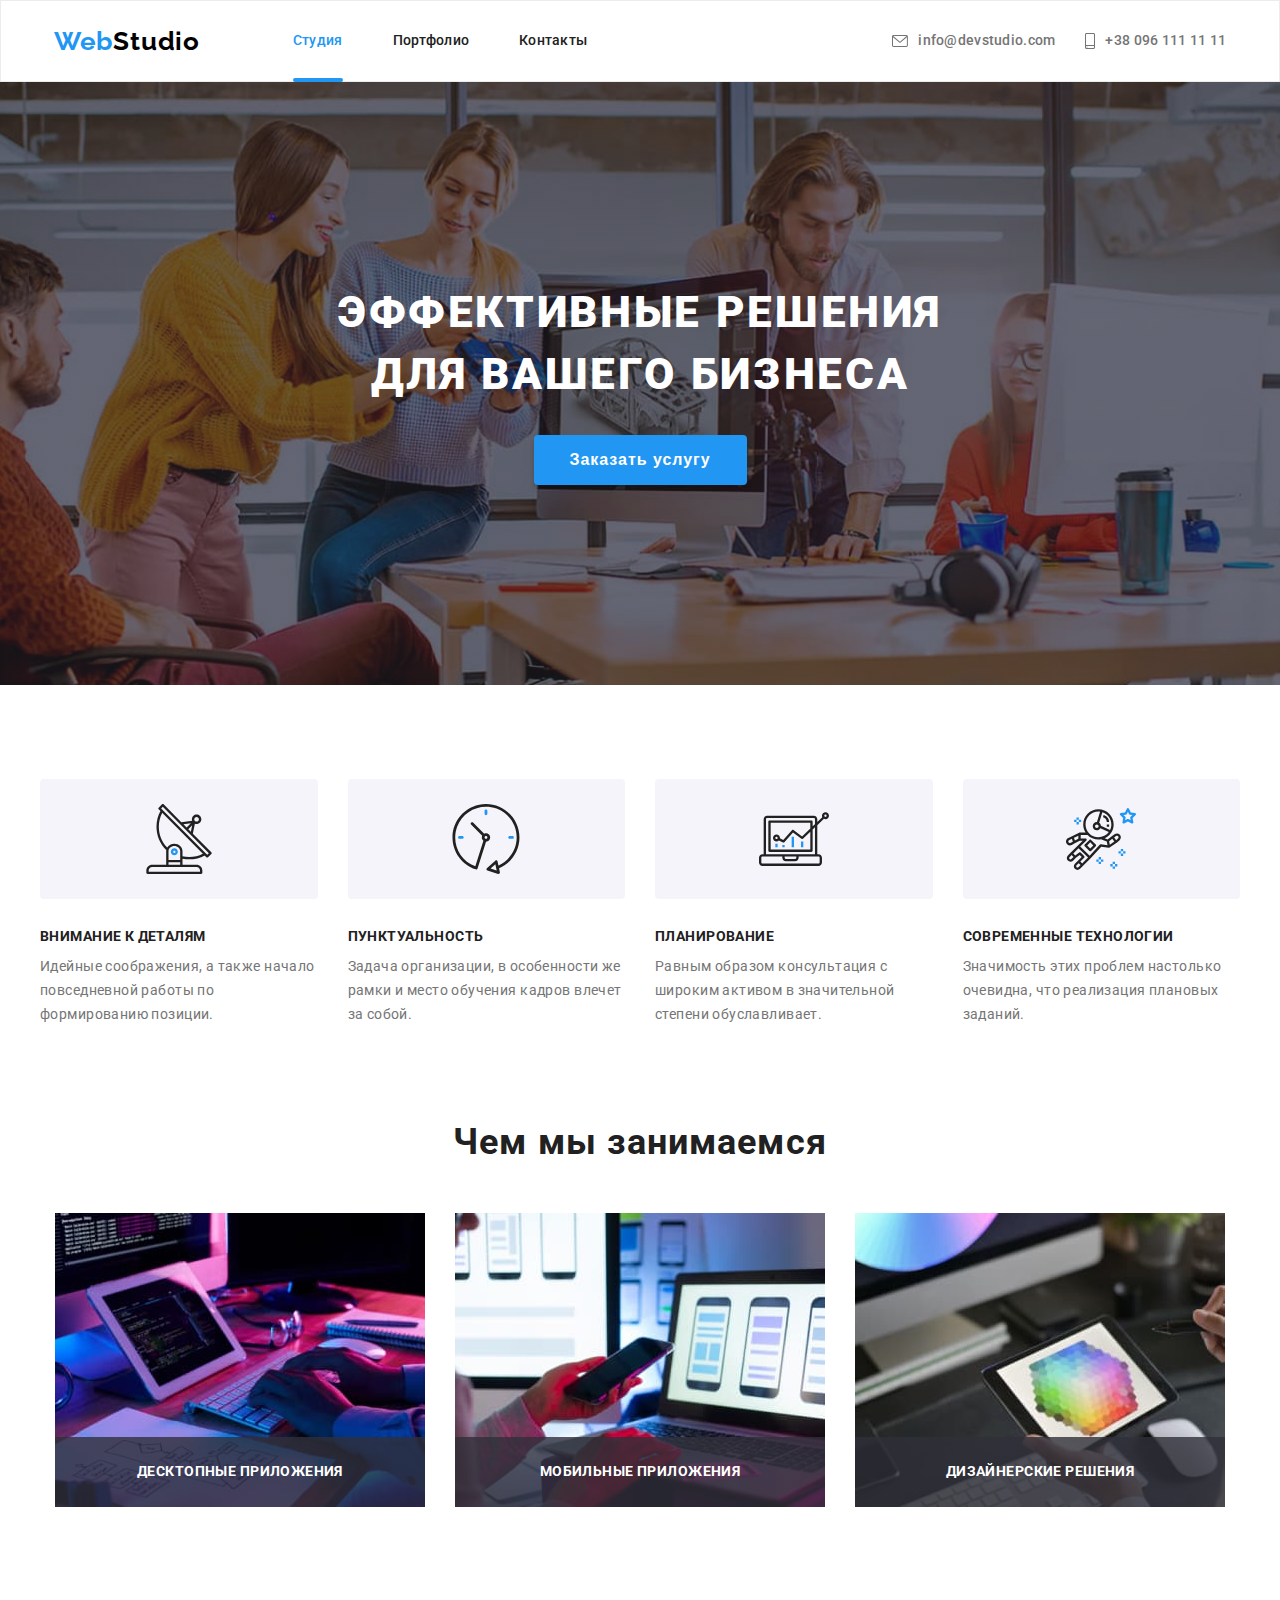
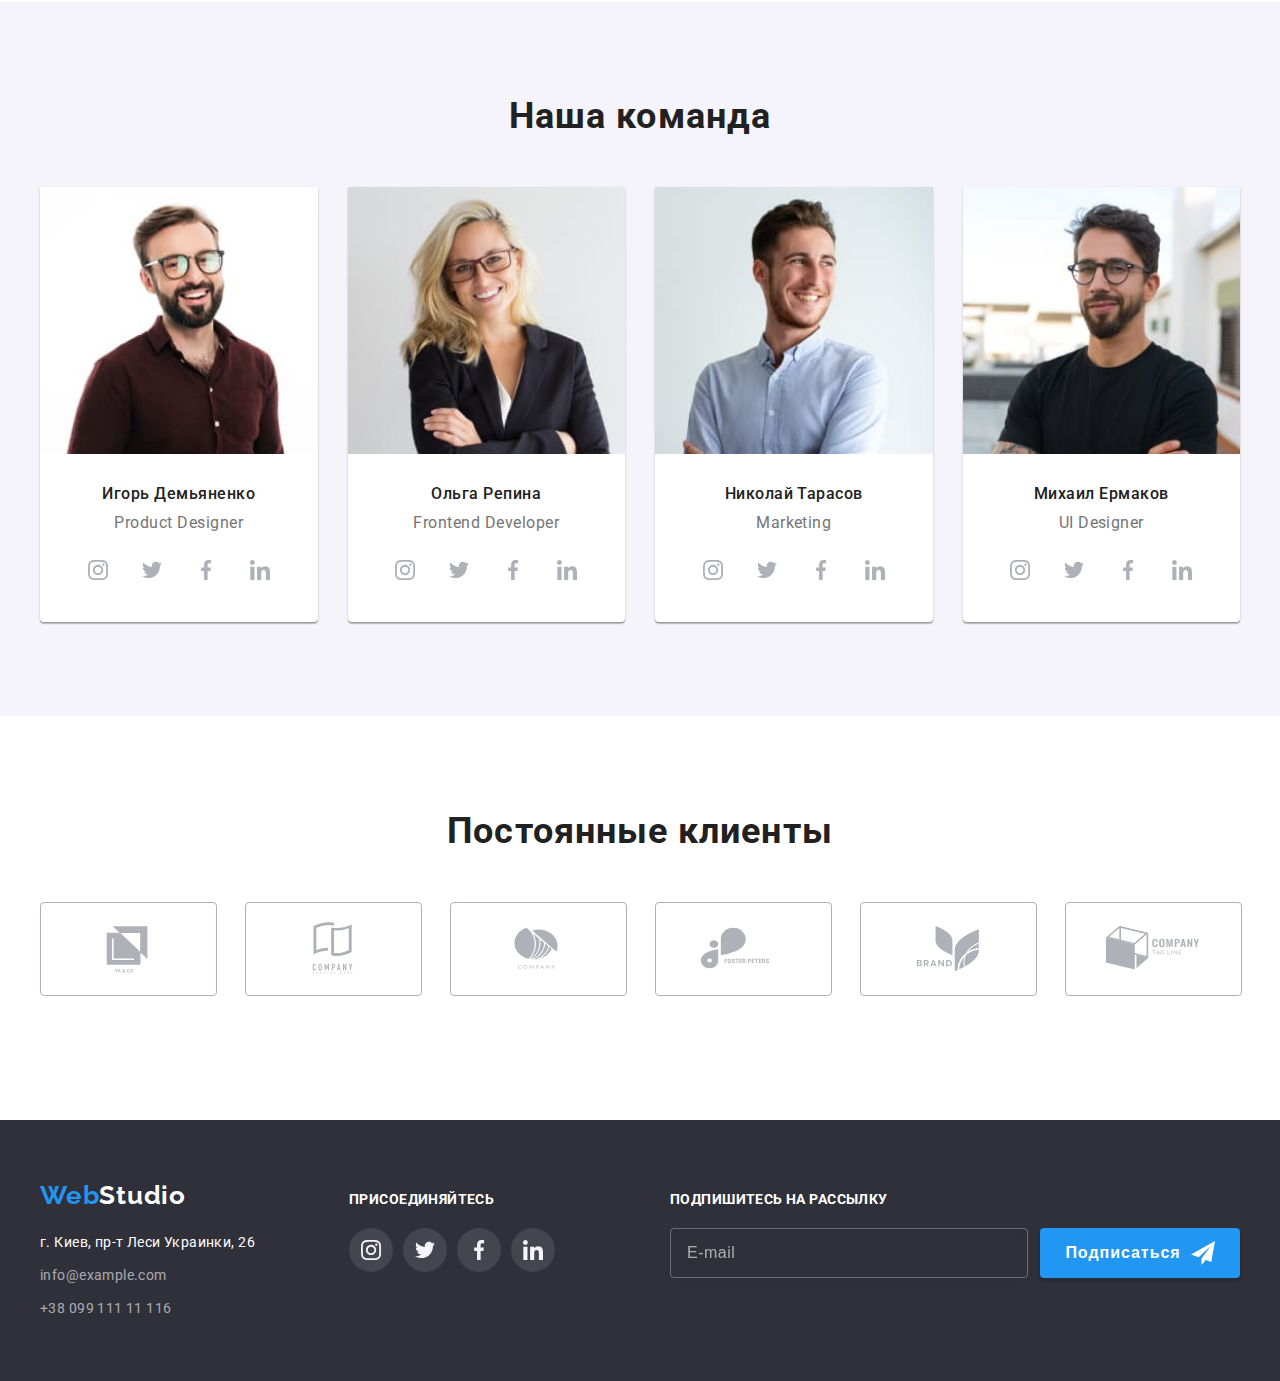
<file: index.html>
<!DOCTYPE html>
<html lang="ru">
<head>
    <meta charset="UTF-8">
    <meta http-equiv="X-UA-Compatible" content="IE=edge">
    <meta name="viewport" content="width=device-width, initial-scale=1.0">
    <title>WebStudio</title>
    <link rel="preconnect" href="https://fonts.googleapis.com">
    <link rel="preconnect" href="https://fonts.gstatic.com" crossorigin>
    <link href="https://fonts.googleapis.com/css2?family=Raleway:wght@700&family=Roboto:wght@400;500;700;900&display=swap"
        rel="stylesheet">
    <link rel="stylesheet" href="https://cdnjs.cloudflare.com/ajax/libs/modern-normalize/1.1.0/modern-normalize.min.css"
        integrity="sha512-wpPYUAdjBVSE4KJnH1VR1HeZfpl1ub8YT/NKx4PuQ5NmX2tKuGu6U/JRp5y+Y8XG2tV+wKQpNHVUX03MfMFn9Q=="
        crossorigin="anonymous" referrerpolicy="no-referrer" />
    <link rel="stylesheet" href="./css/main.min.css">
</head>
<body>
    <!--HEADER-->
    <header class="header">
        <div class="container header-container">
            <a 
                class="logo link" 
                href="./index.html" 
                lang="en">
                <span 
                    class="logo__accent-color">Web</span><span class="logo__header-color">Studio</span>
            </a>
            <button type="button" class="mobile-menu__button js-open-menu" aria-expanded="false" aria-controls="mobile-menu">
                <svg width="40" height="40" class="mobile-menu__icon" aria-label="Переключатель мобильного меню">
                    >
                    <use href="./images/icons.svg#icon-menu"></use>
                </svg>
            </button>
            
            <div class="mobile-menu js-menu-container" id="mobile-menu">
                <button type="button" class="mobile-menu__button mobile-menu__button-close js-close-menu" aria-expanded="false"
                    aria-controls="mobile-menu">
                    <svg width="40" height="40" class="mobile-menu__icon" aria-label="Переключатель мобильного меню">
                        >
                        <use href="./images/icons.svg#icon-close_mob"></use>
                    </svg>
                </button>
                <nav class="header-navigation">
                    <ul class="header-list list">
                        <li class="header-list__item">
                            <a 
                                href="./index.html" 
                                class="header-list__link link current">
                                Студия
                            </a>
                        </li>
                        <li class="header-list__item">
                            <a 
                                href="./portfolio.html" 
                                class="header-list__link link">
                                Портфолио
                            </a>
                        </li>
                        <li class="header-list__item">
                            <a 
                                href="#footer" 
                                class="header-list__link link">
                                Контакты
                            </a>
                        </li>
                    </ul>
                    <ul class="contacts-list list">
                        <li class="contacts-list__item">
                            <a class="contacts-list__link link" href="mailto:info@devstudio.com">
                                <svg class="contacts-list__icon icon-envelope" width="16" height="12">
                                    <use href="./images/icons.svg#icon-envelope"></use>
                                </svg>
                                info@devstudio.com</a>
                        </li>
                        <li class="contacts-list__item">
                            <a class="contacts-list__link header__link--ms link" href="tel:+380961111111">
                                <svg class="contacts-list__icon" width="10" height="16">
                                    <use href="./images/icons.svg#icon-smartphone"></use>
                                </svg>
                                +38 096 111 11 11</a>
                        </li>
                    </ul>
                </nav>
                <!--HEADER-CONTACTS-->
                <div class="mobile-menu__position">
                    <ul class="mobile-menu-contacts-list list">
                        <li class="mobile-menu-contacts-list__item">
                            <a class="contacts-list__link link" href="mailto:info@devstudio.com">
                                <svg class="contacts-list__icon" width="16" height="12">
                                    <use href="./images/icons.svg#icon-envelope"></use>
                                </svg>
                                info@devstudio.com</a>
                        </li>
                        <li class="mobile-menu-contacts-list__item">
                            <a class="contacts-list__link header__link--ms link" href="tel:+380961111111">
                                <svg class="contacts-list__icon" width="10" height="16">
                                    <use href="./images/icons.svg#icon-smartphone"></use>
                                </svg>
                                +38 096 111 11 11</a>
                        </li>
                    </ul>
                    <ul class="mobil-menu__solcial-list">
                        <li class="mobil-menu__solcial-item">
                            <a class="mobil-menu__solcial-link link" href="instagram.com" rel="noopener noreferrer" target="_blank">Instagram</a>
                        </li>
                        <li class="mobil-menu__solcial-item">
                            <a class="mobil-menu__solcial-link link" href="twitter.com" rel="noopener noreferrer" target="_blank">Twitter</a>
                        </li>
                        <li class="mobil-menu__solcial-item">
                            <a class="mobil-menu__solcial-link link" href="facebook.com" rel="noopener noreferrer" target="_blank">Facebook</a>
                        </li>
                        <li class="mobil-menu__solcial-item">
                            <a class="mobil-menu__solcial-link link" href="linkedIn.com" rel="noopener noreferrer" target="_blank">LinkedIn</a>
                        </li>
                    </ul>
                </div>
            </div>
        </div>
        <!-- </div> -->
    </header>  
    <main>
        <!--HERO-->
        <section class="section hero">
            <div class="overlay">
                <h1 class="hero__title">Эффективные решения для вашего бизнеса</h1>
                <button class="hero-btn btn" type="button" data-modal-open>Заказать услугу</button>
            </div>
        </section>
        <!--ADVANTAGES-->
        <section class="section advantages">
            <div class="container">
                <!--Заголовок скрыть-->
                <h2 class="visually-hidden">Наши преимущества</h2>
                <!--Заголовок скрыть-->
                <ul class="advantages-list list">
                    <li class="advantages-list__item">
                        <div class="advantages-list__icon-field">
                            <svg class="advantages-list__icon" width="70" height="70">
                                <use href="./images/icons.svg#icon-antenna"></use>
                            </svg>
                        </div>
                        <h3 class="advantages-list__item-title">Внимание к деталям</h3>
                        <p class="advantages-list__item-text">Идейные соображения, а также начало повседневной работы по формированию позиции.</p>
                    </li>
                    <li class="advantages-list__item">
                        <div class="advantages-list__icon-field">
                            <svg class="advantages-list__icon" width="70" height="70">
                                <use href="./images/icons.svg#icon-clock"></use>
                            </svg>
                        </div>
                        <h3 class="advantages-list__item-title">Пунктуальность</h3>
                        <p class="advantages-list__item-text">Задача организации, в особенности же рамки и место обучения кадров влечет за собой.</p>
                    </li>
                    <li class="advantages-list__item">
                        <div class="advantages-list__icon-field">
                            <svg class="advantages-list__icon" width="70" height="70">
                                <use href="./images/icons.svg#icon-diagram"></use>
                            </svg>
                        </div>
                        <h3 class="advantages-list__item-title">Планирование</h3>
                        <p class="advantages-list__item-text">Равным образом консультация с широким активом в значительной степени обуславливает.</p>
                    </li>
                    <li class="advantages-list__item">
                        <div class="advantages-list__icon-field">
                            <svg class="advantages-list__icon" width="70" height="70">
                                <use href="./images/icons.svg#icon-astronaut"></use>
                            </svg>
                        </div>
                        <h3 class="advantages-list__item-title">Современные технологии</h3>
                        <p class="advantages-list__item-text">Значимость этих проблем настолько очевидна, что реализация плановых заданий.</p>
                    </li>
                </ul>
            </div>
        </section>
        <!--DIRECTION-->
        <section class="section direction">
            <div class="container">
                <h2 class="direction-title section-title">Чем мы занимаемся</h2>
                <ul class="direction-list list">
                    <li class="direction-list__item">
                        <div class="direction-list__thumbs">
                            <picture>
                                <source 
                                    srcset="
                                        ./images/desktop/box-1-desk-1x.jpg 1x,
                                        ./images/desktop/box-1-desk-2x.jpg 2x
                                    " 
                                    media="(min-width:1200px)" 
                                />
                                <img 
                                    src="./images/box-1-desk-1x.jpg" 
                                    alt="набирает код"
                                    width="370"
                                    height="294"
                                />
                            </picture>
                            <p class="direction-list__label">
                                Десктопные приложения
                            </p>
                        </div>
                    </li>
                    <li class="direction-list__item">
                        <div class="direction-list__thumbs">
                            <picture>
                                <source 
                                    srcset="
                                        ./images/desktop/box-2-desk-1x.jpg 1x,
                                        ./images/desktop/box-2-desk-2x.jpg 2x
                                    " 
                                    media="(min-width:1200px)" 
                                />
                                <img 
                                    src="./images/box-2-desk-1x.jpg"
                                    alt="рассматривает сайт для телефона"
                                    width="370" 
                                    height="294" 
                                />
                            </picture>
                            <p class="direction-list__label">
                                Мобильные приложения
                            </p>
                        </div>
                    </li>
                    <li class="direction-list__item">
                        <div class="direction-list__thumbs">
                            <picture>
                                <source 
                                    srcset="
                                        ./images/desktop/box-3-desk-1x.jpg 1x,
                                        ./images/desktop/box-3-desk-2x.jpg 2x
                                    " 
                                    media="(min-width:1200px)" 
                                />
                                <img 
                                    src="./images/box-3-desk-1x.jpg" 
                                    alt="подбирает цвет из палитры" 
                                    width="370" 
                                    height="294" 
                                />
                            </picture>
                            <p class="direction-list__label">
                                Дизайнерские решения
                            </p>
                        </div>
                    </li>
                </ul>
            </div>
        </section>
<!------------------------------------------TEAM----------------------------------------------->
        <section class="section team">
            <div class="container">
                <h2 class="team__title section-title">Наша команда</h2>
                <ul class="team-list list">
                    <li class="team-list__item">
                        <picture>
                            <source 
                                srcset="
                                    ./images/desktop/team-card-1-desk-1x.jpg 1x,
                                    ./images/desktop/team-card-1-desk-2x.jpg 2x
                                " 
                                media="(min-width:1200px)" 
                            />
                            <source 
                                srcset="
                                    ./images/tab/team-card-1-tab-1x.jpg 1x,
                                    ./images/tab/team-card-1-tab-2x.jpg 2x
                                " 
                                media="(min-width:768px)"
                            />
                            <source 
                                srcset="
                                    ./images/mob/team-card-1-mob-1x.jpg 1x,
                                    ./images/mob/team-card-1-mob-2x.jpg 2x
                                " 
                                media="(min-width:480px)" 
                            />
                            <img
                                src="./images/mob/team-card-1-mob-1x.jpg"
                                alt="Игорь Демьяненко"
                                width="270"
                                height="260"
                            />
                        </picture>
                        <div class="team-list__item-content">
                            <h3 class="team-list__title">Игорь Демьяненко</h3>
                            <p class="team-list__text" lang="en">Product Designer</p>
                            <ul class="social-list list">
                                <li class="social-list__item">
                                    <a 
                                        class="social-list__link link" 
                                        href=""
                                    >
                                        <svg class="social-list__icon" width="20" height="20">
                                            <use 
                                                href="./images/icons.svg#icon-instagram"
                                            ></use>
                                        </svg>
                                    </a>
                                </li>
                                <li class="social-list__item">
                                    <a 
                                        class="social-list__link link"
                                        href="">
                                        <svg class="social-list__icon" width="20" height="20">
                                            <use 
                                                href="./images/icons.svg#icon-twitter"
                                            ></use>
                                        </svg>
                                    </a>
                                </li>
                                <li class="social-list__item">
                                    <a 
                                        class="social-list__link link"
                                        href="">
                                        <svg class="social-list__icon" width="20" height="20">
                                            <use 
                                                href="./images/icons.svg#icon-facebook"
                                            ></use>
                                        </svg>
                                    </a>
                                </li>
                                <li class="social-list__item">
                                    <a 
                                        class="social-list__link link" 
                                        href="">
                                        <svg class="social-list__icon" width="20" height="20">
                                            <use 
                                                href="./images/icons.svg#icon-linkedin">
                                            </use>
                                        </svg>
                                    </a>
                                </li>
                            </ul>
                        </div>
                    </li>
                    <li class="team-list__item">
                        <picture>
                            <source 
                                srcset="
                                    ./images/desktop/team-card-2-desk-1x.jpg 1x,
                                    ./images/desktop/team-card-2-desk-2x.jpg 2x
                                " 
                                media="(min-width:1200px)" 
                            />
                            <source 
                                srcset="
                                    ./images/tab/team-card-2-tab-1x.jpg 1x,
                                    ./images/tab/team-card-2-tab-2x.jpg 2x
                                " 
                                media="(min-width:768px)"
                            />
                            <source 
                                srcset="
                                    ./images/mob/team-card-2-mob-1x.jpg 1x,
                                    ./images/mob/team-card-2-mob-2x.jpg 2x
                                " 
                                media="(min-width:480px)" 
                            />
                            <img
                                src="./images/mob/team-card-2-mob-1x.jpg"
                                alt="Ольга Репина" 
                                width="270" 
                                height="260"  
                            />
                        </picture>
                        <div class="team-list__item-content">
                            <h3 class="team-list__title">Ольга Репина</h3>
                            <p class="team-list__text" lang="en">Frontend Developer</p>
                            <ul class="social-list list">
                                <li class="social-list__item">
                                    <a class="social-list__link link" href="">
                                        <svg class="social-list__icon" width="20" height="20">
                                            <use href="./images/icons.svg#icon-instagram"></use>
                                        </svg>
                                    </a>
                                </li>
                                <li class="social-list__item">
                                    <a class="social-list__link link" href="">
                                        <svg class="social-list__icon" width="20" height="20">
                                            <use href="./images/icons.svg#icon-twitter"></use>
                                        </svg>
                                    </a>
                                </li>
                                <li class="social-list__item">
                                    <a class="social-list__link link" href="">
                                        <svg class="social-list__icon" width="20" height="20">
                                            <use href="./images/icons.svg#icon-facebook"></use>
                                        </svg>
                                    </a>
                                </li>
                                <li class="social-list__item">
                                    <a class="social-list__link link" href="">
                                        <svg class="social-list__icon" width="20" height="20">
                                            <use href="./images/icons.svg#icon-linkedin">
                                            </use>
                                        </svg>
                                    </a>
                                </li>
                            </ul>
                        </div>
                    </li>
                    <li class="team-list__item">
                        <picture>
                            <source 
                                srcset="
                                    ./images/desktop/team-card-3-desk-1x.jpg 1x,
                                    ./images/desktop/team-card-3-desk-2x.jpg 2x
                                " 
                                media="(min-width:1200px)" 
                            />
                            <source 
                                srcset="
                                    ./images/tab/team-card-3-tab-1x.jpg 1x,
                                    ./images/tab/team-card-3-tab-2x.jpg 2x
                                " 
                                media="(min-width:768px)"
                            />
                            <source 
                                srcset="
                                    ./images/mob/team-card-3-mob-1x.jpg 1x,
                                    ./images/mob/team-card-3-mob-2x.jpg 2x
                                " 
                                media="(min-width:480px)" 
                            />
                            <img
                                src="./images/mob/team-card-3-mob-1x.jpg"
                                alt="Николай Тарасов" 
                                width="270" 
                                height="260" 
                            />
                        </picture>
                        <div class="team-list__item-content">
                            <h3 class="team-list__title">Николай Тарасов</h3>
                            <p class="team-list__text" lang="en">Marketing</p>
                            <ul class="social-list list">
                                <li class="social-list__item">
                                    <a class="social-list__link link" href="">
                                        <svg class="social-list__icon" width="20" height="20">
                                            <use href="./images/icons.svg#icon-instagram"></use>
                                        </svg>
                                    </a>
                                </li>
                                <li class="social-list__item">
                                    <a class="social-list__link link" href="">
                                        <svg class="social-list__icon" width="20" height="20">
                                            <use href="./images/icons.svg#icon-twitter"></use>
                                        </svg>
                                    </a>    
                                </li>
                                <li class="social-list__item">
                                    <a class="social-list__link link" href="">
                                        <svg class="social-list__icon" width="20" height="20">
                                            <use href="./images/icons.svg#icon-facebook"></use>
                                        </svg>
                                    </a>
                                </li>
                                <li class="social-list__item">
                                    <a class="social-list__link link" href="">
                                        <svg class="social-list__icon" width="20" height="20">
                                            <use href="./images/icons.svg#icon-linkedin">
                                            </use>
                                        </svg>
                                    </a>
                                </li>
                            </ul>
                        </div>
                    </li>
                    <li class="team-list__item">
                        <picture>
                            <source 
                                srcset="
                                    ./images/desktop/team-card-4-desk-1x.jpg 1x,
                                    ./images/desktop/team-card-4-desk-2x.jpg 2x
                                " 
                                media="(min-width:1200px)" 
                            />
                            <source 
                                srcset="
                                    ./images/tab/team-card-4-tab-1x.jpg 1x,
                                    ./images/tab/team-card-4-tab-2x.jpg 2x
                                " 
                                media="(min-width:768px)"
                            />
                            <source 
                                srcset="
                                    ./images/mob/team-card-4-mob-1x.jpg 1x,
                                    ./images/mob/team-card-4-mob-2x.jpg 2x
                                " 
                                media="(min-width:480px)" 
                            />
                            <img
                                src="./images/mob/team-card-4-mob-1x.jpg" 
                                alt="Михаил Ермаков" 
                                width="270" 
                                height="260"  
                            />
                        </picture>
                        <div class="team-list__item-content">
                            <h3 class="team-list__title">Михаил Ермаков</h3>
                            <p class="team-list__text" lang="en">UI Designer</p>
                            <ul class="social-list list">
                                <li class="social-list__item">
                                    <a class="social-list__link link" href="">
                                        <svg class="social-list__icon" width="20" height="20">
                                            <use href="./images/icons.svg#icon-instagram"></use>
                                        </svg>
                                    </a>
                                </li>
                                <li class="social-list__item">
                                    <a class="social-list__link link" href="">
                                        <svg class="social-list__icon" width="20" height="20">
                                            <use href="./images/icons.svg#icon-twitter"></use>
                                        </svg>
                                    </a>
                                </li>
                                <li class="social-list__item">
                                    <a class="social-list__link link" href="">
                                        <svg class="social-list__icon" width="20" height="20">
                                            <use href="./images/icons.svg#icon-facebook"></use>
                                        </svg>
                                    </a>
                                </li>
                                <li class="social-list__item">
                                    <a class="social-list__link link" href="">
                                        <svg class="social-list__icon" width="20" height="20">
                                            <use href="./images/icons.svg#icon-linkedin">
                                            </use>
                                        </svg>
                                    </a>
                                </li>
                            </ul>
                        </div>
                    </li>
                </ul>
            </div>
        </section>
        <!--CLIENTS-->
        <section class="section clients">
            <div class="container">
                <h2 class="clients-title section-title">Постоянные клиенты</h2>
                <ul class="clients-list list">
                    <li class="clients-list__item">
                        <a class="clients-list__link link" href="">
                            <svg class="clients-list__icon" width="106" height="60">
                                <use href="./images/icons.svg#icon-Logo-client-1">
                                </use>
                            </svg>
                        </a>
                    </li>
                    <li class="clients-list__item">
                        <a class="clients-list__link link" href="">
                            <svg class="clients-list__icon" width="106" height="60">
                                <use href="./images/icons.svg#icon-Logo-client-2">
                                </use>
                            </svg>
                        </a>
                    </li>
                    <li class="clients-list__item">
                        <a class="clients-list__link link" href="">
                            <svg class="clients-list__icon" width="106" height="60">
                                <use href="./images/icons.svg#icon-Logo-client-3">
                                </use>
                            </svg>
                        </a>
                    </li>
                    <li class="clients-list__item">
                        <a class="clients-list__link link" href="">
                            <svg class="clients-list__icon" width="106" height="60">
                                <use href="./images/icons.svg#icon-Logo-client-4">
                                </use>
                            </svg>
                        </a>
                    </li>
                    <li class="clients-list__item">
                        <a class="clients-list__link link" href="">
                            <svg class="clients-list__icon" width="106" height="60">
                                <use href="./images/icons.svg#icon-Logo-client-5">
                                </use>
                            </svg>
                        </a>
                    </li>
                    <li class="clients-list__item">
                        <a class="clients-list__link link" href="">
                            <svg class="clients-list__icon" width="106" height="60">
                                <use href="./images/icons.svg#icon-Logo-client-6">
                                </use>
                            </svg>
                        </a>
                    </li>
                </ul>
            </div>
        </section>
    </main>  
    <!--FOOTER-->
    <footer class="footer" id="footer">
        <div class="container footer-container">
            <div class="address-footer">
                <a 
                    class="logo footer-logo link" 
                    href="./index.html" lang="en" >
                    <span class="logo__accent-color">Web</span><span class="logo__footer-color">Studio</span>
                </a>
                <address class="address">
                    <ul class="footer-contacts-list list">
                        <li class="footer-contacts-list__item">
                            <p class="footer-contacts-list__address-text">
                                г. Киев, пр-т Леси Украинки, 26
                            </p>
                        </li>
                        <li class="footer-contacts-list__item">
                            <a class="footer-contacts-list__link link" href="mailto:info@example.com">info@example.com</a>
                        </li>
                        <li class="footer-contacts-list__item">
                            <a class="footer-contacts-list__link link" href="tel:+3809911111116">+38 099 111 11 116</a>
                        </li>
                    </ul>
                </address>
            </div>
            <div class="social-footer">
                <h2 class="social-footer__title">присоединяйтесь</h2>
                <ul class="social-footer-list social-list list">
                    <li class="social-footer-item social-list__item">
                        <a class="social-list__link social-footer-link" href="">
                            <svg class="social-list__icon social-icon-footer" width="20" height="20">
                                <use href="./images/icons.svg#icon-instagram"></use>
                            </svg>
                        </a>
                    </li>
                    <li class="social-footer-item social-list__item">
                        <a class="social-list__link social-footer-link" href="">
                            <svg class="social-list__icon social-icon-footer" width="20" height="20">
                                <use href="./images/icons.svg#icon-twitter"></use>
                            </svg>
                        </a>
                    </li>
                    <li class="social-footer-item social-list__item">
                        <a class="social-list__link social-footer-link" href="">
                            <svg class="social-list__icon social-icon-footer" width="20" height="20">
                                <use href="./images/icons.svg#icon-facebook"></use>
                            </svg>
                        </a>
                    </li>
                    <li class="social-footer-item social-list__item">
                        <a class="social-list__link social-footer-link" href="">
                            <svg class="social-list__icon social-icon-footer" width="20" height="20">
                                <use href="./images/icons.svg#icon-linkedin"></use>
                            </svg>
                        </a>
                    </li>
                </ul>
            </div>
            <div class="subscription">
                <p class="subscription__title">Подпишитесь на рассылку</p>
                <form action="#" class="subscription-form">
                    <div class="subscription-flex">
                    <label for="footer-email" class="subscription-title">
                        <input 
                            type="email"
                            name="footer-email"
                            class="footer-input"
                            placeholder="E-mail"
                        />
                    </label>
                    </div>
                    <button type="submit" class="footer-email-btn btn">Подписаться
                        <svg class="footer-button-icon" width="24" height="24">
                            <use href="./images/icons.svg#icon-send"></use>
                        </svg>
                    </button>
                </form>
            </div>
        </div>
    </footer>
    <!--MODAL-->
    <div class="backdrop is-hidden" data-modal>
        <div class="modal">
            <button type="button" class="modal-close btn" data-modal-close>
                <svg class="icon-close" width="18" height="18"> 
                    <use href="./images/icons.svg#icon-close"></use>
                </svg>
            </button>
            <p class="modal__title">Оставьте свои данные, мы вам перезвоним</p>
            <form action="#" class="modal-form">
                <div class="modal-form-field">
                    <label for="user-name" class="modal-input-text">Имя</label>
                    <div class="modal-form-field__input-wrap">
                        <input 
                            type="text" 
                            name="user-name" 
                            class="modal-input" 
                            required
                            id="user-name"
                        >
                        <svg class="modal-form-field__input-icon" width="18" height="18">
                            <use href="./images/icons.svg#icon-person"></use>
                        </svg>
                    </div>
                </div>
                <div class="modal-form-field">
                    <label for="user-tel" class="modal-input-text">Телефон</label>
                    <div class="modal-form-field__input-wrap">
                        <input 
                            type="tel"
                            name="user-tel" 
                            class="modal-input" 
                            required
                            id="user-tel"
                        >
                        <svg class="modal-form-field__input-icon" width="18" height="18">
                            <use href="./images/icons.svg#icon-phone"></use>
                        </svg>
                    </div>
                </div>
                <div class="modal-form-field">
                    <label for="user-email" class="modal-input-text">Почта</label>
                    <div class="modal-form-field__input-wrap">
                        <input 
                            type="email" 
                            name="user-email" 
                            class="modal-input"
                            id="user-email"
                        >
                        <svg class="modal-form-field__input-icon" width="18" height="18">
                            <use href="./images/icons.svg#icon-email"></use>
                        </svg>
                    </div>
                </div>
                <div class="modal-form-comments">
                    <label for="comments" class="modal-input-text">Комментарий</label>
                    <textarea 
                        name="comments" 
                        id="comments"
                        class="modal-textarea modal-input"
                        placeholder="Введите текст"
                    ></textarea>
                </div>
                <div class="modal-form-check">
                    <input 
                        type="checkbox" 
                        name="policy" 
                        class="modal-check visually-hidden"
                        id="modal-check"
                    >
                    <label for="modal-check" class="modal-check-text"
                        ><span><svg class="icon-check" width="16" height="15">
                            <use href="./images/icons.svg#icon-check"></use>
                        </svg></span>Соглашаюсь с рассылкой и принимаю <a href="#" class="agreement"> Условия договора</a>
                    </label>
                </div>
                <button type="submit" class="modal-btn btn">Отправить</button>
            </form>
        </div>
    </div>
    <script src="./js/modal.js"></script>
    <script src="./js/mobile-menu.js"></script>
</body>
</html>
</file>
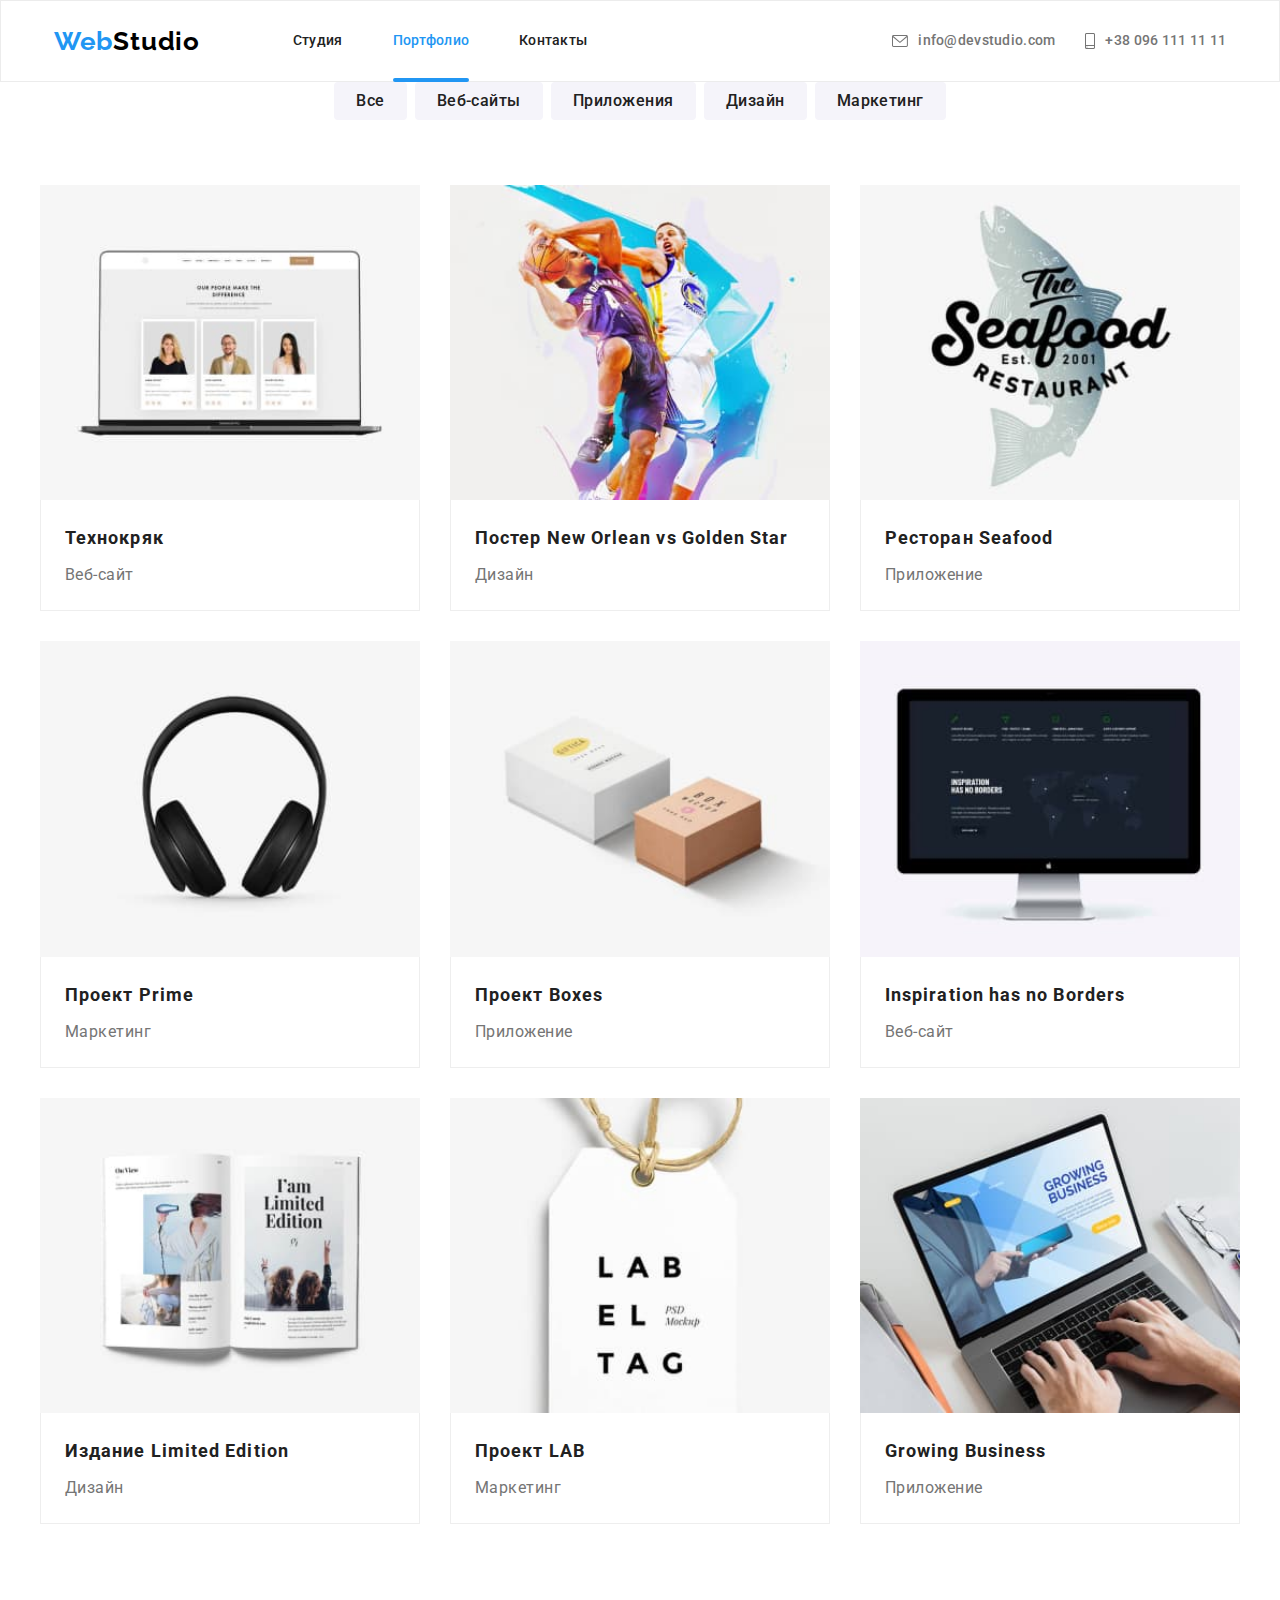
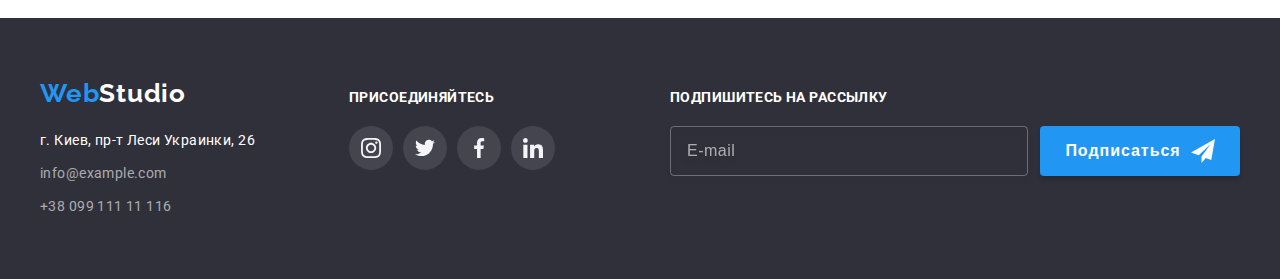
<file: portfolio.html>
<!DOCTYPE html>
<html lang="ru">
<head>
    <meta charset="UTF-8">
    <meta http-equiv="X-UA-Compatible" content="IE=edge">
    <meta name="viewport" content="width=device-width, initial-scale=1.0">
    <title>Портфолио</title>
    <link rel="preconnect" href="https://fonts.googleapis.com">
    <link rel="preconnect" href="https://fonts.gstatic.com" crossorigin>
    <link href="https://fonts.googleapis.com/css2?family=Raleway:wght@700&family=Roboto:wght@400;500;700;900&display=swap"
        rel="stylesheet">
    <link rel="stylesheet" href="https://cdnjs.cloudflare.com/ajax/libs/modern-normalize/1.1.0/modern-normalize.min.css"
        integrity="sha512-wpPYUAdjBVSE4KJnH1VR1HeZfpl1ub8YT/NKx4PuQ5NmX2tKuGu6U/JRp5y+Y8XG2tV+wKQpNHVUX03MfMFn9Q=="
        crossorigin="anonymous" referrerpolicy="no-referrer" />
    <link rel="stylesheet" href="./css/main.min.css">
</head>
<body>
    <!---HEADER-->
    <header class="header">
        <div class="container header-container">
            <a class="logo link" href="./index.html" lang="en">
                <span class="logo__accent-color">Web</span><span class="logo__header-color">Studio</span>
            </a>
            <button type="button" class="mobile-menu__button js-open-menu" aria-expanded="false"
                aria-controls="mobile-menu">
                <svg width="40" height="40" class="mobile-menu__icon" aria-label="Переключатель мобильного меню">
                    >
                    <use href="./images/icons.svg#icon-menu"></use>
                </svg>
            </button>
    
            <div class="mobile-menu js-menu-container" id="mobile-menu">
                <button type="button" class="mobile-menu__button mobile-menu__button-close js-close-menu"
                    aria-expanded="false" aria-controls="mobile-menu">
                    <svg width="40" height="40" class="mobile-menu__icon" aria-label="Переключатель мобильного меню">
                        >
                        <use href="./images/icons.svg#icon-close_mob"></use>
                    </svg>
                </button>
                <nav class="header-navigation">
                    <ul class="header-list list">
                        <li class="header-list__item">
                            <a href="./index.html" class="header-list__link link">
                                Студия
                            </a>
                        </li>
                        <li class="header-list__item">
                            <a href="./portfolio.html" class="header-list__link link current">
                                Портфолио
                            </a>
                        </li>
                        <li class="header-list__item">
                            <a href="#footer" class="header-list__link link">
                                Контакты
                            </a>
                        </li>
                    </ul>
                    <ul class="contacts-list list">
                        <li class="contacts-list__item">
                            <a class="contacts-list__link link" href="mailto:info@devstudio.com">
                                <svg class="contacts-list__icon icon-envelope" width="16" height="12">
                                    <use href="./images/icons.svg#icon-envelope"></use>
                                </svg>
                                info@devstudio.com</a>
                        </li>
                        <li class="contacts-list__item">
                            <a class="contacts-list__link header__link--ms link" href="tel:+380961111111">
                                <svg class="contacts-list__icon" width="10" height="16">
                                    <use href="./images/icons.svg#icon-smartphone"></use>
                                </svg>
                                +38 096 111 11 11</a>
                        </li>
                    </ul>
                </nav>
                <!--HEADER-CONTACTS-->
                <div class="mobile-menu__position">
                    <ul class="mobile-menu-contacts-list list">
                        <li class="mobile-menu-contacts-list__item">
                            <a class="contacts-list__link link" href="mailto:info@devstudio.com">
                                <svg class="contacts-list__icon" width="16" height="12">
                                    <use href="./images/icons.svg#icon-envelope"></use>
                                </svg>
                                info@devstudio.com</a>
                        </li>
                        <li class="mobile-menu-contacts-list__item">
                            <a class="contacts-list__link header__link--ms link" href="tel:+380961111111">
                                <svg class="contacts-list__icon" width="10" height="16">
                                    <use href="./images/icons.svg#icon-smartphone"></use>
                                </svg>
                                +38 096 111 11 11</a>
                        </li>
                    </ul>
                    <ul class="mobil-menu__solcial-list">
                        <li class="mobil-menu__solcial-item">
                            <a class="mobil-menu__solcial-link link" href="instagram.com" rel="noopener noreferrer"
                                target="_blank">Instagram</a>
                        </li>
                        <li class="mobil-menu__solcial-item">
                            <a class="mobil-menu__solcial-link link" href="twitter.com" rel="noopener noreferrer"
                                target="_blank">Twitter</a>
                        </li>
                        <li class="mobil-menu__solcial-item">
                            <a class="mobil-menu__solcial-link link" href="facebook.com" rel="noopener noreferrer"
                                target="_blank">Facebook</a>
                        </li>
                        <li class="mobil-menu__solcial-item">
                            <a class="mobil-menu__solcial-link link" href="linkedIn.com" rel="noopener noreferrer"
                                target="_blank">LinkedIn</a>
                        </li>
                    </ul>
                </div>
            </div>
        </div>
    </header>
    <main>
        <section class="section portfolio">
            <div class="container">
                <!--скрыть название секции-->
                <h1 class="visually-hidden">Портфолио</h1>
                <!--FILTER-->
                <ul class="portfolio-filter-list list">
                    <li class="portfolio-filter-list__item">
                        <button class="portfolio-filter-btn btn" type="button">Все</button>
                    </li>
                    <li class="portfolio-filter-list__item">
                        <button class="portfolio-filter-btn btn" type="button">Веб-сайты</button>
                    </li>
                    <li class="portfolio-filter-list__item">
                        <button class="portfolio-filter-btn btn" type="button">Приложения</button>
                    </li>
                    <li class="portfolio-filter-list__item">
                        <button class="portfolio-filter-btn btn" type="button">Дизайн</button>
                    </li>
                    <li class="portfolio-filter-list__item">
                        <button class="portfolio-filter-btn btn" type="button">Маркетинг</button>
                    </li>
                </ul>
                <!--PROJECTS-->
                <ul class="project-list list">
                    <li class="project-list__item">
                        <div class="project-list__wrap">
                            <picture>
                                <source 
                                    srcset="
                                        ./images/desktop/portfolio-desk/project-1-desk-1x.jpg 1x
                                        ./images/desktop/portfolio-desk/project-1-desk-2x.jpg 2x
                                    " 
                                    media="(min-width:1200px)" 
                                />
                                <source 
                                    srcset="
                                        ./images/tab/portfolio-tab/project-1-tab-1x.jpg 1x,
                                        ./images/tab/portfolio-tab/project-1-tab-2x.jpg 2x
                                    " 
                                    media="(min-width:768px)" 
                                />
                                <source 
                                    srcset="
                                        ./images/mob/portfolio-mob/project-1-mob-1x.jpg 1x,
                                        ./images/mob/portfolio-mob/project-1-mob-2x.jpg 2x
                                    " 
                                    media="(min-width:480px)" 
                                />
                                <img class=project-list__image"
                                    src="./images/mob/portfolio-mob/project-1-mob-1x.jpg"
                                    alt="Проект 1"
                                    width="370"
                                    height="294"
                                />
                            </picture>
                            <p class="project-list__description">
                                Технокряк это современная площадка распространения коронавируса. Компании используют эту платформу для цифрового
                                шпионажа и атак на защищённые сервера конкурентов.
                            </p>
                        </div>
                        <div class="project-list__item-content">
                            <h2 class="portfolio-project-title">Технокряк</h2>
                            <p class="portfolio-project-text">Веб-сайт</p>
                        </div>
                    </li>
                    <li class="project-list__item">
                        <div class="project-list__wrap">
                            <picture>
                                <source 
                                    srcset="
                                        ./images/desktop/portfolio-desk/project-2-desk-1x.jpg 1x
                                        ./images/desktop/portfolio-desk/project-2-desk-2x.jpg 2x
                                    " 
                                    media="(min-width:1200px)" 
                                />
                                <source 
                                    srcset="
                                        ./images/tab/portfolio-tab/project-2-tab-1x.jpg 1x,
                                        ./images/tab/portfolio-tab/project-2-tab-2x.jpg 2x
                                    " 
                                    media="(min-width:768px)" 
                                />
                                <source 
                                    srcset="
                                        ./images/mob/portfolio-mob/project-2-mob-1x.jpg 1x,
                                        ./images/mob/portfolio-mob/project-2-mob-2x.jpg 2x
                                    " 
                                    media="(min-width:480px)" 
                                />
                                <img class="project-list__image"
                                    src="./images/mob/portfolio-mob/project-2-mob-1x.jpg"
                                    alt="Проект 2"
                                    width="370"
                                    height="294"
                                />
                            </picture>
                            <p class="project-list__description">
                                Lorem ipsum dolor sit amet consectetur adipisicing elit. Reiciendis aperiam consectetur perferendis illum libero neque nihil ullam minus aspernatur recusandae!
                            </p>
                        </div>
                        <div class="project-list__item-content">
                            <h2 class="portfolio-project-title">Постер <span lang="en">New Orlean vs Golden Star</span></h2>
                            <p class="portfolio-project-text">Дизайн</p>
                        </div>
                    </li>
                    <li class="project-list__item">
                        <div class="project-list__wrap">
                            <picture>
                                <source 
                                    srcset="
                                        ./images/desktop/portfolio-desk/project-3-desk-1x.jpg 1x
                                        ./images/desktop/portfolio-desk/project-3-desk-2x.jpg 2x
                                    " 
                                    media="(min-width:1200px)" 
                                />
                                <source 
                                    srcset="
                                        ./images/tab/portfolio-tab/project-3-tab-1x.jpg 1x,
                                        ./images/tab/portfolio-tab/project-3-tab-2x.jpg 2x
                                    " 
                                    media="(min-width:768px)" 
                                />
                                <source 
                                    srcset="
                                        ./images/mob/portfolio-mob/project-3-mob-1x.jpg 1x,
                                        ./images/mob/portfolio-mob/project-3-mob-2x.jpg 2x
                                    " 
                                    media="(min-width:480px)" 
                                />
                                <img class="project-list__image"
                                    src="./images/mob/portfolio-mob/project-3-mob-1x.jpg"
                                    alt="Проект 3"
                                    width="370"
                                    height="294"
                                />
                            </picture>
                            <p class="project-list__description">
                                Lorem ipsum dolor sit, amet consectetur adipisicing elit. Rerum error labore excepturi numquam. Aspernatur, a sint. Provident reprehenderit voluptatem, ratione esse quisquam laborum, necessitatibus iure delectus voluptatum corporis officia unde.
                            </p>
                        </div>
                        <div class="project-list__item-content">
                            <h2 class="portfolio-project-title">Ресторан <span lang="en">Seafood</span></h2>
                            <p class="portfolio-project-text">Приложение</p>
                        </div>
                    </li>
                    <li class="project-list__item">
                        <div class="project-list__wrap">
                            <picture>
                                <source 
                                    srcset="
                                        ./images/desktop/portfolio-desk/project-4-desk-1x.jpg 1x
                                        ./images/desktop/portfolio-desk/project-4-desk-2x.jpg 2x
                                    " 
                                    media="(min-width:1200px)" 
                                />
                                <source 
                                    srcset="
                                        ./images/tab/portfolio-tab/project-4-tab-1x.jpg 1x,
                                        ./images/tab/portfolio-tab/project-4-tab-2x.jpg 2x
                                    " 
                                    media="(min-width:768px)" 
                                />
                                <source 
                                    srcset="
                                        ./images/mob/portfolio-mob/project-4-mob-1x.jpg 1x,
                                        ./images/mob/portfolio-mob/project-4-mob-2x.jpg 2x
                                    " 
                                    media="(min-width:480px)" 
                                />
                                <img class="project-list__image"
                                    src="./images/mob/portfolio-mob/project-4-mob-1x.jpg"
                                    alt="Проект 4"
                                    width="370"
                                    height="294"
                                />
                            </picture>
                            <p class="project-list__description">
                                Lorem ipsum dolor sit amet.
                            </p>
                        </div>
                        <div class="project-list__item-content">
                            <h2 class="portfolio-project-title">Проект <span lang="en">Prime</span></h2>
                            <p class="portfolio-project-text">Маркетинг</p>
                        </div>
                    </li>
                    <li class="project-list__item">
                        <div class="project-list__wrap">
                            <picture>
                                <source 
                                    srcset="
                                        ./images/desktop/portfolio-desk/project-5-desk-1x.jpg 1x
                                        ./images/desktop/portfolio-desk/project-5-desk-2x.jpg 2x
                                    " 
                                    media="(min-width:1200px)" 
                                />
                                <source 
                                    srcset="
                                        ./images/tab/portfolio-tab/project-5-tab-1x.jpg 1x,
                                        ./images/tab/portfolio-tab/project-5-tab-2x.jpg 2x
                                    " 
                                    media="(min-width:768px)" 
                                />
                                <source 
                                    srcset="
                                        ./images/mob/portfolio-mob/project-5-mob-1x.jpg 1x,
                                        ./images/mob/portfolio-mob/project-5-mob-2x.jpg 2x
                                    " 
                                    media="(min-width:480px)" 
                                />
                                <img class="project-list__image"
                                    src="./images/mob/portfolio-mob/project-5-mob-1x.jpg"
                                    alt="Проект 5"
                                    width="370"
                                    height="294"
                                />
                            </picture>
                            <p class="project-list__description">
                                Lorem ipsum dolor sit, amet consectetur adipisicing elit. Omnis, perspiciatis.
                            </p>
                        </div>
                        <div class="project-list__item-content">
                            <h2 class="portfolio-project-title">Проект <span lang="en">Boxes</span></h2>
                            <p class="portfolio-project-text">Приложение</p>
                        </div>
                    </li>
                    <li class="project-list__item">
                        <div class="project-list__wrap">
                            <picture>
                                <source 
                                    srcset="
                                        ./images/desktop/portfolio-desk/project-6-desk-1x.jpg 1x
                                        ./images/desktop/portfolio-desk/project-6-desk-2x.jpg 2x
                                    " 
                                    media="(min-width:1200px)" 
                                />
                                <source 
                                    srcset="
                                        ./images/tab/portfolio-tab/project-6-tab-1x.jpg 1x,
                                        ./images/tab/portfolio-tab/project-6-tab-2x.jpg 2x
                                    " 
                                    media="(min-width:768px)" 
                                />
                                <source 
                                    srcset="
                                        ./images/mob/portfolio-mob/project-6-mob-1x.jpg 1x,
                                        ./images/mob/portfolio-mob/project-6-mob-2x.jpg 2x
                                    " 
                                    media="(min-width:480px)" 
                                />
                                <img class="project-list__image"
                                    src="./images/mob/portfolio-mob/project-6-mob-1x.jpg"
                                    alt="Проект 6"
                                    width="370"
                                    height="294"
                                />
                            </picture>
                            <p class="project-list__description">
                                Lorem ipsum, dolor sit amet consectetur adipisicing.
                            </p>
                        </div>
                        <div class="project-list__item-content">
                            <h2 class="portfolio-project-title" lang="en">Inspiration has no Borders</h2>
                            <p class="portfolio-project-text">Веб-сайт</p>
                        </div>
                    </li>
                    <li class="project-list__item">
                        <div class="project-list__wrap">
                            <picture>
                                <source 
                                    srcset="
                                        ./images/desktop/portfolio-desk/project-7-desk-1x.jpg 1x
                                        ./images/desktop/portfolio-desk/project-7-desk-2x.jpg 2x
                                    " 
                                    media="(min-width:1200px)" 
                                />
                                <source 
                                    srcset="
                                        ./images/tab/portfolio-tab/project-7-tab-1x.jpg 1x,
                                        ./images/tab/portfolio-tab/project-7-tab-2x.jpg 2x
                                    " 
                                    media="(min-width:768px)" 
                                />
                                <source 
                                    srcset="
                                        ./images/mob/portfolio-mob/project-7-mob-1x.jpg 1x,
                                        ./images/mob/portfolio-mob/project-7-mob-2x.jpg 2x
                                    " 
                                    media="(min-width:480px)" 
                                />
                                <img class="project-list__image"
                                    src="./images/mob/portfolio-mob/project-7-mob-1x.jpg"
                                    alt="Проект 7"
                                    width="370"
                                    height="294"
                                />
                            </picture>
                            <p class="project-list__description">
                                Lorem ipsum, dolor sit amet consectetur adipisicing.
                            </p>
                        </div>
                        <div class="project-list__item-content">
                            <h2 class="portfolio-project-title">Издание <span lang="en">Limited Edition</span></h2>
                            <p class="portfolio-project-text">Дизайн</p>
                        </div>
                    </li>
                    <li class="project-list__item">
                        <div class="project-list__wrap">
                            <picture>
                                <source 
                                    srcset="
                                        ./images/desktop/portfolio-desk/project-8-desk-1x.jpg 1x
                                        ./images/desktop/portfolio-desk/project-8-desk-2x.jpg 2x
                                    " 
                                    media="(min-width:1200px)" 
                                />
                                <source 
                                    srcset="
                                        ./images/tab/portfolio-tab/project-8-tab-1x.jpg 1x,
                                        ./images/tab/portfolio-tab/project-8-tab-2x.jpg 2x
                                    " 
                                    media="(min-width:768px)" 
                                />
                                <source 
                                    srcset="
                                        ./images/mob/portfolio-mob/project-8-mob-1x.jpg 1x,
                                        ./images/mob/portfolio-mob/project-8-mob-2x.jpg 2x
                                    " 
                                    media="(min-width:480px)" 
                                />
                                <img class="project-list__image"
                                    src="./images/mob/portfolio-mob/project-8-mob-1x.jpg"
                                    alt="Проект 8"
                                    width="370"
                                    height="294"
                                />
                            </picture>
                            <p class="project-list__description">
                                Lorem ipsum dolor sit amet consectetur adipisicing elit. Quasi doloribus aspernatur voluptas repudiandae minima neque pariatur natus voluptatum, sequi maiores accusantium quisquam. Autem exercitationem dignissimos nisi soluta! Ad, voluptatum, autem aliquid cumque quos eligendi iusto error eos dolor commodi libero suscipit harum ipsum perspiciatis? Accusantium, soluta qui incidunt earum, id explicabo fugiat dignissimos dolore illum natus non quasi assumenda inventore praesentium veritatis. Vero possimus repudiandae incidunt minima eaque optio cumque nesciunt, nemo quod quo aut asperiores pariatur sapiente? Fuga officiis quasi aut tempore ipsum numquam dicta, nobis facilis nihil pariatur!
                            </p>
                        </div>
                        <div class="project-list__item-content">
                            <h2 class="portfolio-project-title">Проект <span lang="en">LAB</span></h2>
                            <p class="portfolio-project-text">Маркетинг</p>
                        </div>
                    </li>
                    <li class="project-list__item">
                        <div class="project-list__wrap">
                            <picture>
                                <source 
                                    srcset="
                                        ./images/desktop/portfolio-desk/project-9-desk-1x.jpg 1x
                                        ./images/desktop/portfolio-desk/project-9-desk-2x.jpg 2x
                                    " 
                                    media="(min-width:1200px)" 
                                />
                                <source 
                                    srcset="
                                        ./images/tab/portfolio-tab/project-9-tab-1x.jpg 1x,
                                        ./images/tab/portfolio-tab/project-9-tab-2x.jpg 2x
                                    " 
                                    media="(min-width:768px)" 
                                />
                                <source 
                                    srcset="
                                        ./images/mob/portfolio-mob/project-9-mob-1x.jpg 1x,
                                        ./images/mob/portfolio-mob/project-9-mob-2x.jpg 2x
                                    " 
                                    media="(min-width:480px)" 
                                />
                                <img class="project-list__image"
                                    src="./images/mob/portfolio-mob/project-9-mob-1x.jpg"
                                    alt="Проект 9"
                                    width="370"
                                    height="294"
                                />
                            </picture>
                            <p class="project-list__description">
                                Lorem ipsum, dolor sit amet consectetur adipisicing elit. Ipsa dignissimos debitis quisquam quaerat pariatur? Consequuntur praesentium velit quasi omnis similique sed atque maxime.
                            </p>
                        </div>
                        <div class="project-list__item-content">
                            <h2 class="portfolio-project-title" lang="en">Growing Business</h2>
                            <p class="portfolio-project-text">Приложение</p>
                        </div>
                    </li>
                </ul>
            </div>
        </section>
    </main>
    <!--FOOTER-->
    <footer class="footer" id="footer">
        <div class="container footer-container">
            <div class="address-footer">
                <a class="logo footer-logo link" href="./index.html" lang="en">
                    <span class="logo__accent-color">Web</span><span class="logo__footer-color">Studio</span>
                </a>
                <address class="address">
                    <ul class="footer-contacts-list list">
                        <li class="footer-contacts-list__item">
                            <p class="footer-contacts-list__address-text">
                                г. Киев, пр-т Леси Украинки, 26
                            </p>
                        </li>
                        <li class="footer-contacts-list__item">
                            <a class="footer-contacts-list__link link" href="mailto:info@example.com">info@example.com</a>
                        </li>
                        <li class="footer-contacts-list__item">
                            <a class="footer-contacts-list__link link" href="tel:+3809911111116">+38 099 111 11 116</a>
                        </li>
                    </ul>
                </address>
            </div>
            <div class="social-footer">
                <h2 class="social-footer__title">присоединяйтесь</h2>
                <ul class="social-footer-list social-list list">
                    <li class="social-footer-item social-list__item">
                        <a class="social-list__link social-footer-link" href="">
                            <svg class="social-list__icon social-icon-footer" width="20" height="20">
                                <use href="./images/icons.svg#icon-instagram"></use>
                            </svg>
                        </a>
                    </li>
                    <li class="social-footer-item social-list__item">
                        <a class="social-list__link social-footer-link" href="">
                            <svg class="social-list__icon social-icon-footer" width="20" height="20">
                                <use href="./images/icons.svg#icon-twitter"></use>
                            </svg>
                        </a>
                    </li>
                    <li class="social-footer-item social-list__item">
                        <a class="social-list__link social-footer-link" href="">
                            <svg class="social-list__icon social-icon-footer" width="20" height="20">
                                <use href="./images/icons.svg#icon-facebook"></use>
                            </svg>
                        </a>
                    </li>
                    <li class="social-footer-item social-list__item">
                        <a class="social-list__link social-footer-link" href="">
                            <svg class="social-list__icon social-icon-footer" width="20" height="20">
                                <use href="./images/icons.svg#icon-linkedin"></use>
                            </svg>
                        </a>
                    </li>
                </ul>
            </div>
            <div class="subscription">
                <p class="subscription__title">Подпишитесь на рассылку</p>
                <form action="#" class="subscription-form">
                    <div class="subscription-flex">
                        <label for="footer-email" class="subscription-title">
                            <input type="email" name="footer-email" class="footer-input" placeholder="E-mail" />
                        </label>
                    </div>
                    <button type="submit" class="footer-email-btn btn">Подписаться
                        <svg class="footer-button-icon" width="24" height="24">
                            <use href="./images/icons.svg#icon-send"></use>
                        </svg>
                    </button>
                </form>
            </div>
        </div>
    </footer>
    <script src="./js/mobile-menu.js"></script>
</body>
</html>
</file>
<file: css/main.min.css>
body{font-family:"Roboto",sans-serif;color:var(--second-text-color);margin:0}.list{list-style:none}.link{text-decoration:none}.section{margin-bottom:60px}@media screen and (min-width: 1200px){.section{margin-bottom:94px}}.section-title{font-weight:700;font-size:28px;line-height:1.18;text-align:center;letter-spacing:.03em;color:var(--second-text-color)}@media screen and (min-width: 1200px){.section-title{font-size:36px;line-height:1.17}}p,h1,h2,h3,h4,h5,h6{margin:0}ul{list-style-type:none;margin:0;padding:0}button{border-width:0}img{display:block;max-width:100%;height:auto}.visually-hidden{position:absolute;white-space:nowrap;width:1px;height:1px;overflow:hidden;border:0;padding:0;clip:rect(0 0 0 0);-webkit-clip-path:inset(50%);clip-path:inset(50%);margin:-1px}:root{--accent-color: #2196f3;--first-logo-color: #000000;--second-logo-color: #ffffff;--first-text-color: #ffffff;--second-text-color: #212121;--third-text-color: #757575;--first-link-icon-color: #afb1b8;--second-link-icon-color: #ffffff;--first-background-color: #ffffff;--second-background-color: #f5f4fa;--button-focus-color: #188ce8}.container{width:100%;padding-left:15px;padding-right:15px;margin:0 auto}@media screen and (min-width: 480px){.container{width:480px}}@media screen and (min-width: 768px){.container{width:768px}}@media screen and (min-width: 1200px){.container{width:1200px}}.btn{cursor:pointer}.hero-btn{padding:10px 36px;background-color:var(--accent-color);box-shadow:0px 4px 4px rgba(0,0,0,.15);border-radius:4px;font-weight:700;font-size:16px;line-height:1.87;letter-spacing:.06em;color:var(--first-text-color);transition:250ms cubic-bezier(0.4, 0, 0.2, 1)}.hero-btn:hover,.hero-btn:focus{background-color:var(--button-focus-color)}.footer-email-btn{display:flex;margin:0 auto;font-weight:bold;font-size:16px;line-height:1.87;align-items:center;justify-content:center;letter-spacing:.06em;color:var(--first-text-color);width:200px;height:50px;background:var(--accent-color);box-shadow:0px 4px 4px rgba(0,0,0,.15);border-radius:4px;transition:250ms cubic-bezier(0.4, 0, 0.2, 1)}.footer-email-btn:hover,.footer-email-btn:focus{background-color:var(--button-focus-color)}.footer-button-icon{margin-left:10px}.modal-close{position:absolute;top:10px;right:10px;width:30px;height:30px;background-color:transparent;border:1px solid rgba(0,0,0,.1);border-radius:50%;display:flex;align-items:center;justify-content:center;transition:250ms cubic-bezier(0.4, 0, 0.2, 1)}.modal-close:focus,.modal-close:hover{fill:var(--accent-color)}.modal-btn{display:block;margin-left:auto;margin-right:auto;font-weight:bold;font-size:16px;line-height:1.87;align-items:center;justify-content:center;letter-spacing:.06em;color:var(--first-text-color);width:200px;height:50px;background:var(--accent-color);box-shadow:0px 4px 4px rgba(0,0,0,.15);border-radius:4px;transition:250ms cubic-bezier(0.4, 0, 0.2, 1)}.modal-btn:hover,.modal-btn:focus{background-color:var(--button-focus-color)}.portfolio-filter-btn{padding:6px 22px;background:#f5f4fa;border:none;border-radius:4px;font-family:Roboto;font-weight:500;font-size:16px;line-height:1.62;text-align:center;letter-spacing:.03em;color:var(--second-text-color);transition:250ms cubic-bezier(0.4, 0, 0.2, 1)}.portfolio-filter-btn:hover,.portfolio-filter-btn:focus{background-color:var(--accent-color);color:var(--first-text-color);box-shadow:0px 3px 1px rgba(0,0,0,.1),0px 1px 2px rgba(0,0,0,.08),0px 2px 2px rgba(0,0,0,.12)}.logo{font-family:Raleway;font-weight:700;font-size:26px;line-height:1.19;letter-spacing:.03em}@media screen and (min-width: 768px)and (max-width: 1199px){.logo{margin-right:84px}}@media screen and (min-width: 1200px){.logo{margin-right:93px}}.logo__accent-color{color:var(--accent-color)}.logo__header-color{color:var(--first-logo-color)}.logo__footer-color{color:var(--second-logo-color)}.contacts-list__link{font-size:24px;display:flex;align-items:center;font-weight:500;line-height:1.1;letter-spacing:.02em;color:var(--third-text-color);transition-property:color}.contacts-list__link:not(:last-child){font-size:24px}.contacts-list__link:hover,.contacts-list__link:focus{color:var(--accent-color)}@media screen and (min-width: 768px){.contacts-list__link{font-size:12px;line-height:1.17}}@media screen and (min-width: 1200px){.contacts-list__link{font-size:14px;line-height:1.1}}.contacts-list__icon{fill:currentColor;margin-right:10px}.footer-contacts-list__link{display:block;font-size:14px;line-height:1.71;letter-spacing:.03em;color:rgba(255,255,255,.6);transition:250ms cubic-bezier(0.4, 0, 0.2, 1)}.footer-contacts-list__link:hover,.footer-contacts-list__link:focus{color:var(--accent-color)}.social-list{display:flex;justify-content:center}.social-list__item{width:44px;height:44px}.social-list__item+.social-list__item{margin-left:10px}.social-list__link{width:100%;height:100%;border-radius:50%;display:flex;align-items:center;justify-content:center;background-color:var(--first-text-color);transition:250ms cubic-bezier(0.4, 0, 0.2, 1)}.social-list__link:hover,.social-list__link:focus{background-color:var(--accent-color)}.social-list__link:hover .social-list__icon,.social-list__link:focus .social-list__icon{fill:var(--second-link-icon-color)}.social-list__icon{fill:var(--first-link-icon-color);transition:250ms cubic-bezier(0.4, 0, 0.2, 1)}.social-footer{display:block;margin-top:12px}.social-icon-footer{fill:var(--second-background-color)}.social-footer-link{background-color:rgba(255,255,255,.1)}.backdrop{width:100vw;height:100vh;background-color:rgba(0,0,0,.2);position:fixed;top:0;left:0;transition:opacity 250ms,visibility 250ms}.backdrop.is-hidden .modal{transform:scale(1.5) rotate(270deg)}.modal{padding:40px;width:450px;background-color:var(--first-background-color);border-radius:4px;position:absolute;top:50%;left:50%;transform:scale(1) rotate(0) translate(-50%, -50%);transition:transform 250ms}@media screen and (min-width: 1200px){.modal{width:528px}}.modal__title{font-weight:bold;font-size:20px;line-height:1.15;text-align:center;letter-spacing:.03em;color:var(--second-text-color);margin-bottom:12px}.modal-form-field{margin-bottom:10px}.modal-form-comments{margin-bottom:20px}.modal-form-check{margin-bottom:30px}.modal-form-field__input-wrap{position:relative}.modal-input-text{display:flex;flex-direction:column;position:relative;margin-bottom:4px;font-weight:normal;font-size:12px;line-height:1.17;letter-spacing:.01em;color:var(--third-text-color)}.modal-input{width:100%;height:40px;padding-left:42px;padding-top:12px;padding-bottom:12px;border:1px solid rgba(33,33,33,.2);border-radius:4px;outline:none;background-color:transparent;transition:250ms cubic-bezier(0.4, 0, 0.2, 1)}.modal-input:focus{border-color:var(--accent-color)}.modal-input:focus+.modal-form-field__input-icon{fill:var(--accent-color)}.modal-form-field__input-icon{position:absolute;top:50%;transform:translateY(-50%);left:12px;transition:250ms cubic-bezier(0.4, 0, 0.2, 1)}.modal-textarea{width:100%;height:120px;border:1px solid rgba(33,33,33,.2);border-radius:4px;outline:none;padding:12px 16px;resize:none}.modal-textarea::-moz-placeholder{font-size:12px;line-height:1.17;letter-spacing:.01em;color:rgba(117,117,117,.5)}.modal-textarea:-ms-input-placeholder{font-size:12px;line-height:1.17;letter-spacing:.01em;color:rgba(117,117,117,.5)}.modal-textarea::placeholder{font-size:12px;line-height:1.17;letter-spacing:.01em;color:rgba(117,117,117,.5)}.is-hidden{visibility:hidden;opacity:0;pointer-events:none}.modal-check-text{font-weight:normal;font-size:12px;line-height:1.17;letter-spacing:.01em;color:var(--third-text-color);display:flex;justify-content:center;cursor:pointer}.modal-check-text span{width:16px;height:15px;border:2px solid #000;border-radius:2px;margin-right:7px;display:flex;align-items:center;justify-content:center;transition:250ms cubic-bezier(0.4, 0, 0.2, 1)}.modal-check-text span:focus{background-color:var(--accent-color)}@media screen and (min-width: 1200px){.modal-check-text{font-size:14px}}.icon-check{fill:transparent}.modal-check{transition:250ms cubic-bezier(0.4, 0, 0.2, 1)}.modal-check:checked+.modal-check-text span{background-color:var(--accent-color);border:none}.modal-check:checked+.modal-check-text .icon-check{fill:var(--first-text-color)}.modal-check:focus{background-color:var(--accent-color)}.agreement{margin-left:5px;-webkit-text-decoration-line:underline;text-decoration-line:underline;-webkit-text-decoration-skip-ink:none;text-decoration-skip-ink:none;color:var(--accent-color)}.header{padding:10px 0;border:1px solid #ececec}@media screen and (min-width: 768px){.header{padding:0}}@media screen and (min-width: 768px){.header-list{display:flex;align-items:center}}@media screen and (max-width: 767px){.header-list{display:inline-block;font-size:40px;margin-top:48px;margin-left:40px}}.header-list__item{position:relative}@media screen and (min-width: 768px){.header-list__item:not(:last-child){margin-right:50px}}@media screen and (max-width: 767px){.header-list__item:not(:last-child){padding-bottom:32px}}.header-navigation{display:flex}@media screen and (max-width: 767px){.header-navigation{align-items:center;justify-content:space-between}}.header-navigation .header-link.current{color:var(--accent-color)}.header-container{display:flex;align-items:center;justify-content:center}.header-list__link{font-weight:500;font-size:40px;line-height:1.18;letter-spacing:.02em;color:var(--second-text-color)}.header-list__link:hover,.header-list__link:focus{color:var(--accent-color)}@media screen and (min-width: 768px){.header-list__link{padding:32px 0;display:block;font-weight:500;font-size:14px;line-height:1.14;letter-spacing:.02em;color:var(--second-text-color);transition:250ms cubic-bezier(0.4, 0, 0.2, 1);position:relative}.header-list__link:hover,.header-list__link:focus{color:var(--accent-color)}}.current{color:var(--accent-color)}@media screen and (min-width: 768px){.current::after{content:"";width:100%;height:4px;background-color:var(--accent-color);border-radius:2px;position:absolute;left:0;bottom:-1px}}@media screen and (max-width: 768px){.contacts-list{display:none}}@media screen and (min-width: 768px)and (max-width: 1199px){.contacts-list{display:flex;justify-content:center;flex-direction:column;margin-left:60px;font-size:12px}}@media screen and (min-width: 1200px){.contacts-list{display:flex;align-items:center;margin-left:305px}}@media screen and (min-width: 768px){.mobile-menu__position{display:none}}.mobile-menu-contacts-list{font-weight:500;line-height:1.2;letter-spacing:.02em}@media screen and (max-width: 767px){.mobile-menu-contacts-list{display:flex;justify-content:center;flex-direction:column-reverse;margin-left:40px;margin-bottom:64px}}@media screen and (max-width: 767px){.mobile-menu-contacts-list__item:not(:first-child){margin-bottom:32px;font-size:24px}}@media screen and (min-width: 768px)and (max-width: 1200px){.contacts-list__item:not(:last-child){margin-bottom:10px}}@media screen and (min-width: 1200px){.contacts-list__item:not(:first-child){margin-left:30px}}@media screen and (max-width: 767px){.header__link--ms{font-size:34px;line-height:1.1;color:var(--accent-color)}}.contacts-list__icon{margin-right:10px;fill:currentColor}@media screen and (max-width: 767px){.contacts-list__icon{display:none}}@media screen and (min-width: 768px){.icon-envelope{width:14px;height:10px}}@media screen and (min-width: 1200px){.icon-envelope{width:16px;height:12px}}@media screen and (min-width: 768px){.icon-smartphone{width:10px;height:14px}}@media screen and (min-width: 768px){.icon-smartphone{width:10px;height:16px}}.mobile-menu__button{padding:0;margin-left:auto}@media screen and (max-width: 767px){.mobile-menu__button{display:inline-flex;background-color:transparent}.mobile-menu__button:hover,.mobile-menu__button:focus{fill:var(--accent-color)}.mobile-menu__button-close{position:absolute;right:15px;top:10px}}@media screen and (min-width: 768px){.mobile-menu__button{display:none}}@media screen and (max-width: 767px){.mobile-menu{position:fixed;overflow-y:scroll;top:0;left:0;width:100vw;height:100vh;z-index:999;background-color:#fff;transform:translateY(-100%)}.mobile-menu.is-open{transform:translateX(0)}.mobile-menu__position{position:absolute;bottom:0}}@media screen and (min-width: 768px)and (max-width: 1199px){.mobile-menu{display:flex;align-items:center}}@media screen and (max-width: 767px){.mobil-menu__solcial-list{display:flex;margin-left:40px;margin-bottom:48px}}@media screen and (min-width: 768px){.mobil-menu__solcial-list{display:none}}@media screen and (max-width: 767px){.mobil-menu__solcial-item:not(:last-child){border-right:1px solid rgba(33,33,33,.2);margin-right:10px}}@media screen and (min-width: 768px){.mobil-menu__solcial-item{display:none}}.mobil-menu__solcial-link{line-height:1.2}@media screen and (max-width: 767px){.mobil-menu__solcial-link{font-weight:500;font-size:16px;letter-spacing:.02em;margin-right:10px;color:var(--accent-color)}}@media screen and (min-width: 480px){.mobil-menu__solcial-link{font-size:18px}}.hero{background-color:#2f303a;text-align:center;padding:0}.overlay{height:auto;margin:0 auto;padding:118px 0;background-image:linear-gradient(rgba(47, 48, 58, 0.4), rgba(47, 48, 58, 0.4)),url(../images/mob/hero-mob-1x.jpg);background-repeat:no-repeat;background-position:center;background-size:cover}@media(min-device-pixel-ratio: 2),(-webkit-min-device-pixel-ratio: 2),(min-resolution: 192dpi),(min-resolution: 2dppx){.overlay{background-image:linear-gradient(to right, rgba(47, 48, 58, 0.4), rgba(47, 48, 58, 0.4)),url(../images/mob/hero-mob-2x.jpg)}}@media screen and (min-width: 768px){.overlay{background-image:linear-gradient(to right, rgba(47, 48, 58, 0.4), rgba(47, 48, 58, 0.4)),url(../images/tab/hero-tab-1x.jpg)}}@media screen and (min-width: 768px)and (min-device-pixel-ratio: 2),screen and (min-width: 768px)and (-webkit-min-device-pixel-ratio: 2),screen and (min-width: 768px)and (min-resolution: 192dpi),screen and (min-width: 768px)and (min-resolution: 2dppx){.overlay{background-image:linear-gradient(to right, rgba(47, 48, 58, 0.4), rgba(47, 48, 58, 0.4)),url(../images/tab/hero-tab-2x.jpg)}}@media screen and (min-width: 1200px){.overlay{max-width:1600px;padding:200px 0;background-image:linear-gradient(to right, rgba(47, 48, 58, 0.4), rgba(47, 48, 58, 0.4)),url(../images/desktop/hero-desk-1x.jpg)}}@media screen and (min-width: 1200px)and (min-device-pixel-ratio: 2),screen and (min-width: 1200px)and (-webkit-min-device-pixel-ratio: 2),screen and (min-width: 1200px)and (min-resolution: 192dpi),screen and (min-width: 1200px)and (min-resolution: 2dppx){.overlay{background-image:linear-gradient(to right, rgba(47, 48, 58, 0.4), rgba(47, 48, 58, 0.4)),url(../images/desktop/hero-desk-2x.jpg)}}.hero__title{max-width:700px;font-weight:900;font-size:26px;line-height:1.62;text-align:center;letter-spacing:.06em;text-transform:uppercase;color:var(--first-text-color);margin-left:auto;margin-right:auto;margin-bottom:30px}@media screen and (min-width: 1200px){.hero__title{font-size:44px;line-height:1.4}}.advantages-list{margin-bottom:60px}@media screen and (min-width: 768px){.advantages-list{display:flex;flex-wrap:wrap;margin-left:-30px;margin-bottom:-30px}}.advantages-list__item:not(:last-child){margin-bottom:30px}@media screen and (min-width: 768px){.advantages-list__item{width:calc(100% / 2 - 30px);margin-left:30px}}@media screen and (min-width: 1200px){.advantages-list__item{width:calc(100% / 4 - 30px)}}.advantages-list__icon-field{display:flex;width:100%;height:120px;background-color:var(--second-background-color);align-items:center;justify-content:center;margin-bottom:30px;border-radius:4px}.advantages-list__item-title{font-weight:700;font-size:14px;line-height:1.14;letter-spacing:.03em;text-transform:uppercase;margin-bottom:10px}.advantages-list__item-text{font-size:14px;line-height:1.71;letter-spacing:.03em;color:var(--third-text-color)}.direction{display:none}@media screen and (min-width: 1200px){.direction{display:block}}.direction-list__thumbs{position:relative}.direction-list__label{position:absolute;bottom:0;font-weight:bold;font-size:14px;line-height:1.14;text-align:center;letter-spacing:.03em;text-transform:uppercase;color:var(--first-text-color);background-color:rgba(47,48,58,.8);width:100%;padding:27px 0}.direction-title{margin-bottom:50px}.direction-list{display:flex;justify-content:center}.direction-list__item:not(:last-child){margin-right:30px}.team{padding-top:60px;padding-bottom:60px;background-color:var(--second-background-color)}@media screen and (min-width: 1200px){.team{padding-top:94px;padding-bottom:94px}}.team__title{margin-bottom:30px}@media screen and (min-width: 1200px){.team__title{margin-bottom:50px}}@media screen and (min-width: 768px){.team-list{display:flex;flex-wrap:wrap;margin-left:-30px;margin-bottom:-30px}}img{width:100%}.team-list__item{background:var(--first-text-color);box-shadow:0px 1px 3px rgba(0,0,0,.12),0px 1px 1px rgba(0,0,0,.14),0px 2px 1px rgba(0,0,0,.2);border-radius:0px 0px 4px 4px}.team-list__item:not(:last-child){margin-bottom:30px}@media screen and (min-width: 768px){.team-list__item{width:calc(100% / 2 - 30px);margin-left:30px}.team-list__item:nth-last-child(-n+2){margin-bottom:30px}}@media screen and (min-width: 1200px){.team-list__item{width:calc(100% / 4 - 30px)}}.team-list__item-content{text-align:center;padding:30px}.team-list__title{font-weight:500;font-size:16px;line-height:1.19;text-align:center;letter-spacing:.03em;color:var(--second-text-color);margin-bottom:10px}.team-list__text{font-size:16px;line-height:1.19;text-align:center;letter-spacing:.03em;color:var(--third-text-color);margin-bottom:16px}.clients-title{margin-bottom:50px}.clients-list{margin-left:-30px;display:flex;flex-wrap:wrap}.clients-list__item{width:calc(100% / 2 - 30px);margin-left:30px;margin-bottom:30px}@media screen and (min-width: 768px){.clients-list__item{width:calc(100% / 3 - 30px)}}@media screen and (min-width: 1200px){.clients-list__item{width:calc(100% / 6 - 30px)}}.clients-list__link{display:flex;justify-content:center;align-items:center;width:100%;height:92px;border:1px solid #afb1b8;border-radius:4px;fill:#afb1b8;transition:250ms cubic-bezier(0.4, 0, 0.2, 1)}.clients-list__link:hover,.clients-list__link:focus{border-color:var(--accent-color);fill:var(--accent-color)}.footer{padding:60px 0;background-color:#2f303a}.footer-container{text-align:center}@media screen and (min-width: 768px){.footer-container{display:flex;flex-wrap:wrap}}@media screen and (min-width: 1200px){.footer-container{display:flex;flex-wrap:nowrap;align-items:baseline;text-align:start}}@media screen and (min-width: 760px){.address-footer{width:50%}}@media screen and (min-width: 1200px){.address-footer{width:auto}}.footer-logo{width:100%;display:block;margin-bottom:20px}.address{font-style:normal}.address-text .footer-contacts-item{margin-bottom:9px}.footer-contacts-list__address-text{font-size:14px;line-height:1.71;letter-spacing:.03em;color:var(--first-text-color);margin-bottom:9px}.footer-contacts-list__item{margin-bottom:9px}.footer-contacts-list__item:last-child{margin-bottom:0}.social-footer{margin-top:60px}@media screen and (min-width: 760px){.social-footer{width:50%;margin-top:5px}}@media screen and (min-width: 1200px){.social-footer{width:auto;margin-top:0;margin-left:70px}}.social-footer__title,.subscription__title{font-weight:bold;font-size:14px;line-height:1.14;letter-spacing:.03em;text-transform:uppercase;color:var(--first-text-color);margin-bottom:20px}.social-footer-list{padding:0}.social-footer-item+.social-footer-item{margin-left:10px}.subscription{margin-top:60px}@media screen and (min-width: 760px){.subscription{width:100%}}@media screen and (min-width: 1200px){.subscription{width:auto;margin-top:0;margin-left:auto}}.subscription-form{display:flex;flex-direction:column}@media screen and (min-width: 760px){.subscription-form{align-items:center}}@media screen and (min-width: 1200px){.subscription-form{flex-direction:row}}.footer-input{margin-bottom:20px;padding:15px 16px;margin-right:12px;width:358px;height:50px;color:var(--first-text-color);border:1px solid rgba(255,255,255,.3);box-sizing:border-box;filter:drop-shadow(0px 4px 4px rgba(0, 0, 0, 0.15));border-radius:4px;outline:none;background-color:transparent;transition:250ms cubic-bezier(0.4, 0, 0.2, 1)}.footer-input:focus{border:1px solid var(--accent-color)}.footer-input::-moz-placeholder{font-size:16px;line-height:1.25;display:flex;align-items:center;letter-spacing:.03em;color:rgba(255,255,255,.6)}.footer-input:-ms-input-placeholder{font-size:16px;line-height:1.25;display:flex;align-items:center;letter-spacing:.03em;color:rgba(255,255,255,.6)}.footer-input::placeholder{font-size:16px;line-height:1.25;display:flex;align-items:center;letter-spacing:.03em;color:rgba(255,255,255,.6)}@media screen and (min-width: 760px){.footer-input{width:450px}}@media screen and (min-width: 1200px){.footer-input{width:358px;margin-bottom:0;margin-right:12px}}.portfolio-filter-list{display:flex;flex-wrap:wrap;margin-bottom:40px}@media screen and (min-width: 768px){.portfolio-filter-list{margin-bottom:30px;justify-content:center}}@media screen and (min-width: 1200px){.portfolio-filter-list{margin-bottom:50px;justify-content:center}}.portfolio-filter-list__item{margin-bottom:15px}.portfolio-filter-list__item:not(:last-child){margin-right:8px}@media screen and (min-width: 768px){.portfolio-filter-list__item{margin-bottom:0}}@media screen and (min-width: 767px){.project-list{display:flex;flex-wrap:wrap;margin:-15px;margin:30px -15px -15px -15px}}@media screen and (min-width: 1200px){.project-list{margin:50px -15px -15px -15px}}.project-list__item{display:flex;flex-direction:column;margin:15px;background:#fff;transition:250ms cubic-bezier(0.4, 0, 0.2, 1)}.project-list__item:hover .project-list__description{transform:translateY(0)}.project-list__item:hover{box-shadow:0px 1px 1px rgba(0,0,0,.12),0px 4px 4px rgba(0,0,0,.06),1px 4px 6px rgba(0,0,0,.16);cursor:pointer}@media screen and (min-width: 767px){.project-list__item{flex-basis:calc((100% - 60px) / 2)}}@media screen and (min-width: 1200px){.project-list__item{flex-basis:calc((100% - 90px) / 3)}}.project-list__wrap{position:relative;overflow:hidden}.project-list__image{display:block}.project-list__description{position:absolute;top:0;left:0;padding:63px 24px;font-size:18px;line-height:1.56;letter-spacing:.03em;color:var(--first-text-color);background-color:rgba(33,150,243,.9);height:100%;width:100%;transform:translateY(101%);transition:250ms cubic-bezier(0.4, 0, 0.2, 1);overflow:auto}.project-list__item-content{flex-grow:1;padding:20px 24px;border-left:1px solid #eee;border-right:1px solid #eee;border-bottom:1px solid #eee}.portfolio-project-title{font-weight:700;font-size:18px;line-height:2;letter-spacing:.06em;color:var(--second-text-color);margin-bottom:4px}.portfolio-project-text{font-size:16px;line-height:1.87;letter-spacing:.03em;color:var(--third-text-color)}/*# sourceMappingURL=main.min.css.map */
</file>
